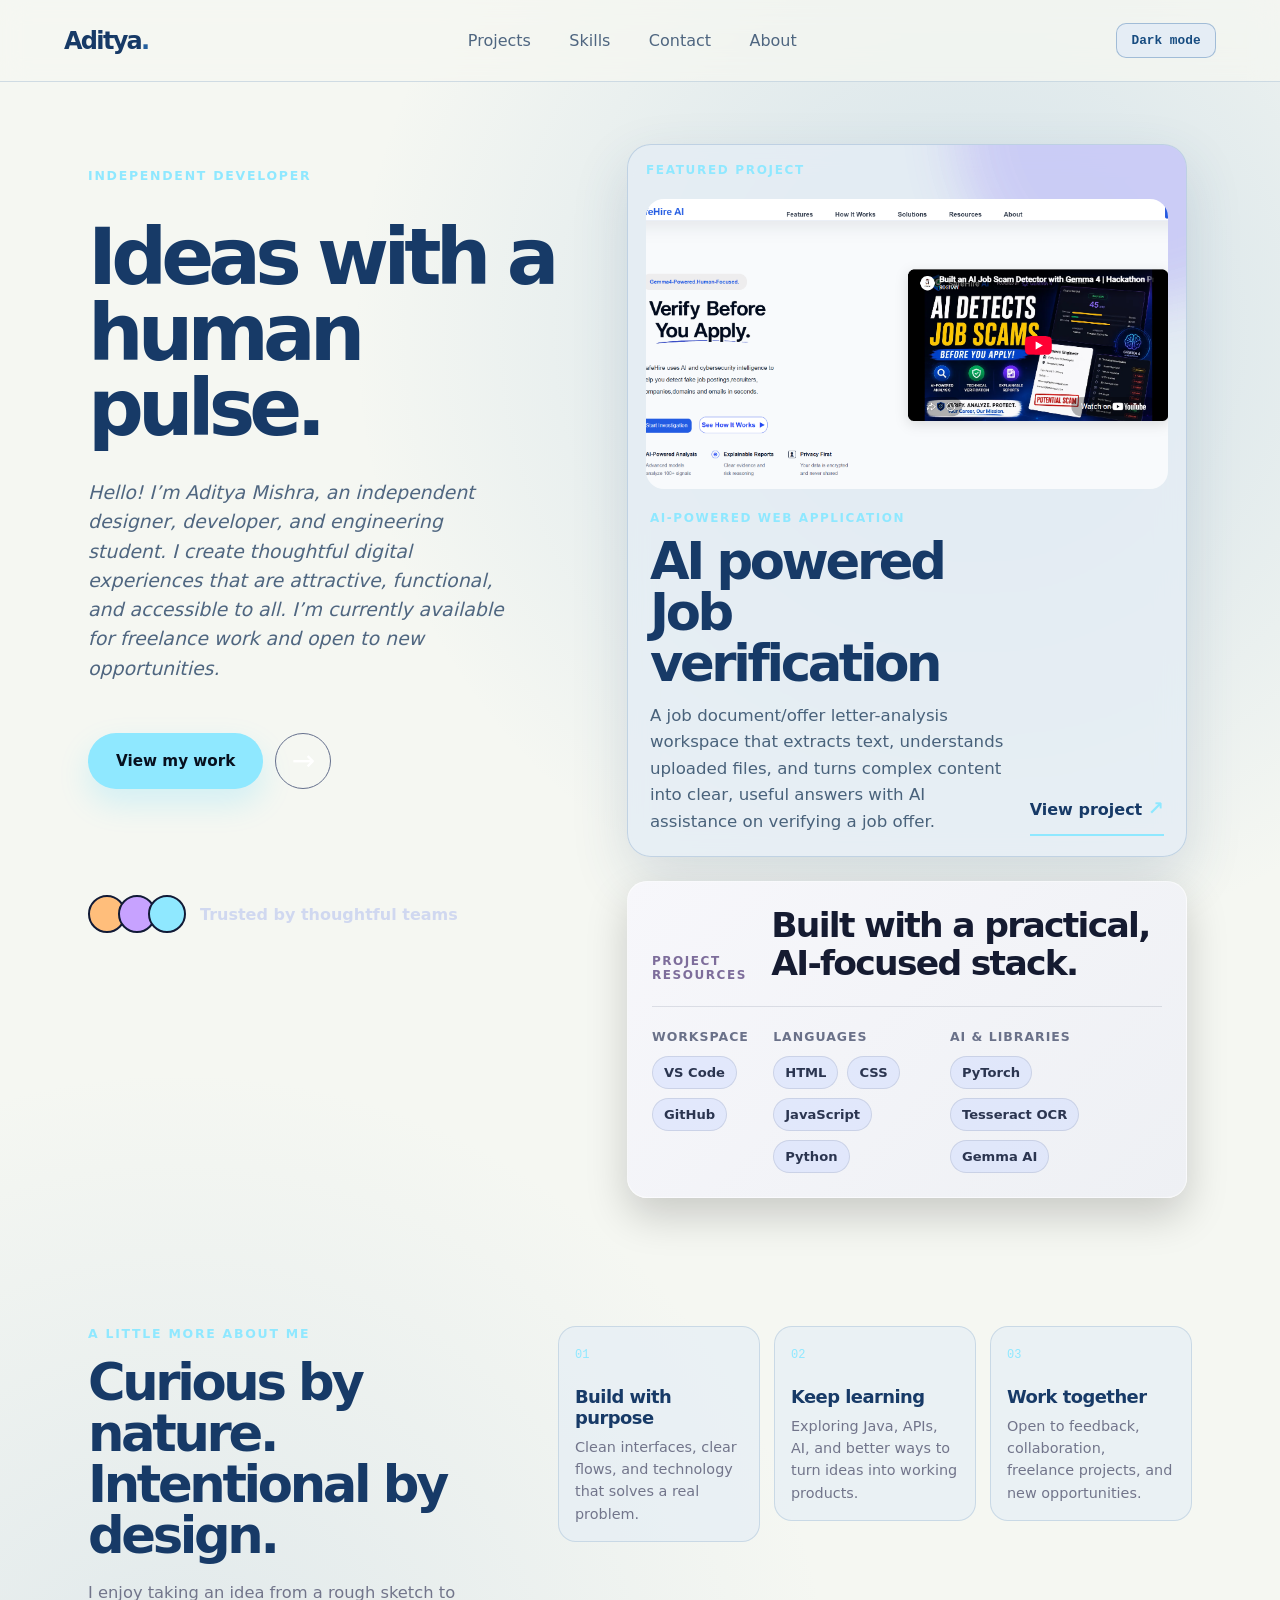
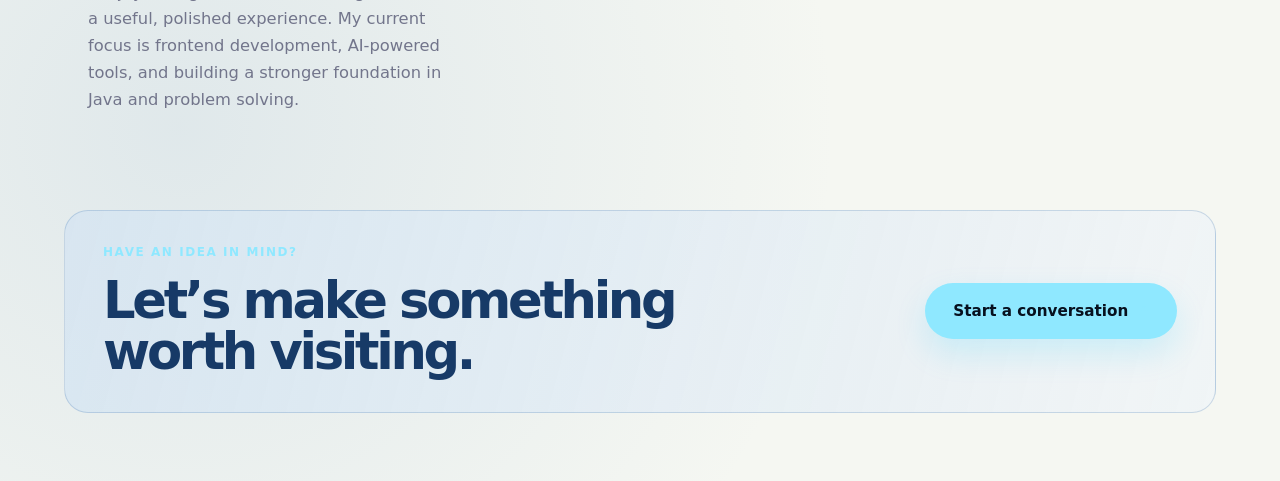
<file: index.html>
<!doctype html>
<html lang="en">
  <head>
    <meta charset="UTF-8" />
    <meta name="viewport" content="width=device-width, initial-scale=1.0" />
    <meta name="description" content="A modern portfolio landing page." />
    <title>Aditya — Independent Developer</title>
    <link rel="stylesheet" href="style.css" />
    <script src="script.js" defer></script>
  </head>
  <body>
    <nav aria-label="Primary navigation">
      <a class="logo" href="index.html" aria-label="Aditya home">Aditya<span>.</span></a>

      <div class="nav-links">
        <a href="navbar/projects.html">Projects</a>
        <a href="navbar/skills.html">Skills</a>
        <a href="navbar/contact.html">Contact</a>
        <a href="navbar/about.html">About</a>
      </div>

      <button
        class="theme-toggle"
        type="button"
        id="theme-toggle"
        aria-label="Switch to light mode"
      >
        Light mode
      </button>
    </nav>

    <main class="hero">
      <section class="hero__content" id="top">
        <div class="hero__intro">
          <p class="eyebrow">Independent developer</p>
          <h1>Ideas with a<br />human pulse.</h1>
          <p class="lede">
            Hello! I’m Aditya Mishra, an independent designer, developer, and
            engineering student. I create thoughtful digital experiences that
            are attractive, functional, and accessible to all. I’m currently
            available for freelance work and open to new opportunities.
          </p>

          <div class="hero__actions">
            <a class="button button--cyan" href="work.html">View my work</a>
            <a class="round-button" href="work.html" aria-label="View my work">
              <span aria-hidden="true">→</span>
            </a>
          </div>

          <div class="trust">
            <span class="avatar avatar--peach"></span>
            <span class="avatar avatar--lilac"></span>
            <span class="avatar avatar--cyan"></span>
            <p>Trusted by thoughtful teams</p>
          </div>
        </div>

        <div class="hero__panel">
          <div class="project-showcase">
            <article class="featured-project">
              <div class="featured-project__topline">
                <p>Featured project</p>
              </div>

              <a
                class="project-preview"
                href="https://safehire-ai.vercel.app/index.html"
                target="_blank"
                rel="noreferrer"
                aria-label="Open the AI Document Insight project"
              >
                <img
                  src="assets\Screenshot 2026-07-25 222735.png"
                  alt="Preview of the AI Document Insight project interface"
                />

                <span class="project-preview__overlay">
                  <span>View live project</span>
                  <b aria-hidden="true">↗</b>
                </span>
              </a>
<!--featured project tab (can change it as needed)-->
              <div class="featured-project__content">
                <div>
                  <p class="project-type">AI-powered web application</p>
                  <h1 id="project-title">AI powered Job verification</h1>
                  <p class="project-description">
                    A job document/offer letter-analysis workspace that extracts text, understands
                    uploaded files, and turns complex content into clear, useful
                    answers with AI assistance on verifying a job offer.
                  </p>
                </div>

                <a
                  class="case-link"
                  href="https://safehire-ai.vercel.app/index.html"
                  target="_blank"
                  rel="noreferrer"
                >
                  View project <span aria-hidden="true">↗</span>
                </a>
              </div>
            </article>

            <section class="resources" aria-labelledby="resources-title">
              <div class="resources__heading">
                <p class="section-label">Project resources</p>
                <h2 id="resources-title">
                  Built with a practical, AI-focused stack.
                </h2>
              </div>

              <div class="resource-grid">
                <article class="resource-group">
                  <h3>Workspace</h3>
                  <div class="tag-list">
                    <span class="tag">VS Code</span>
                    <span class="tag">GitHub</span>
                  </div>
                </article>

                <article class="resource-group">
                  <h3>Languages</h3>
                  <div class="tag-list">
                    <span class="tag">HTML</span>
                    <span class="tag">CSS</span>
                    <span class="tag">JavaScript</span>
                    <span class="tag">Python</span>
                  </div>
                </article>

                <article class="resource-group">
                  <h3>AI &amp; libraries</h3>
                  <div class="tag-list">
                    <span class="tag">PyTorch</span>
                    <span class="tag">Tesseract OCR</span>
                    <span class="tag">Gemma AI</span>
                  </div>
                </article>
              </div>
            </section>

          </div>
        </div>
      </section>

      <section class="home-details" aria-labelledby="home-details-title">
        <div class="home-details__intro">
          <p class="eyebrow">A little more about me</p>
          <h2 id="home-details-title">Curious by nature.<br />Intentional by design.</h2>
          <p>
            I enjoy taking an idea from a rough sketch to a useful, polished
            experience. My current focus is frontend development, AI-powered
            tools, and building a stronger foundation in Java and problem solving.
          </p>
        </div>

        <div class="home-details__cards">
          <article class="info-card">
            <span class="info-card__number">01</span>
            <h3>Build with purpose</h3>
            <p>Clean interfaces, clear flows, and technology that solves a real problem.</p>
          </article>
          <article class="info-card">
            <span class="info-card__number">02</span>
            <h3>Keep learning</h3>
            <p>Exploring Java, APIs, AI, and better ways to turn ideas into working products.</p>
          </article>
          <article class="info-card">
            <span class="info-card__number">03</span>
            <h3>Work together</h3>
            <p>Open to feedback, collaboration, freelance projects, and new opportunities.</p>
          </article>
        </div>
      </section>

      <section class="home-cta" aria-labelledby="home-cta-title">
        <div>
          <p class="section-label">Have an idea in mind?</p>
          <h2 id="home-cta-title">Let’s make something<br />worth visiting.</h2>
        </div>
        <a class="button button--cyan" href="navbar/contact.html">Start a conversation <span aria-hidden="true">↗</span></a>
      </section>
    </main>

  </body>
</html>
</file>
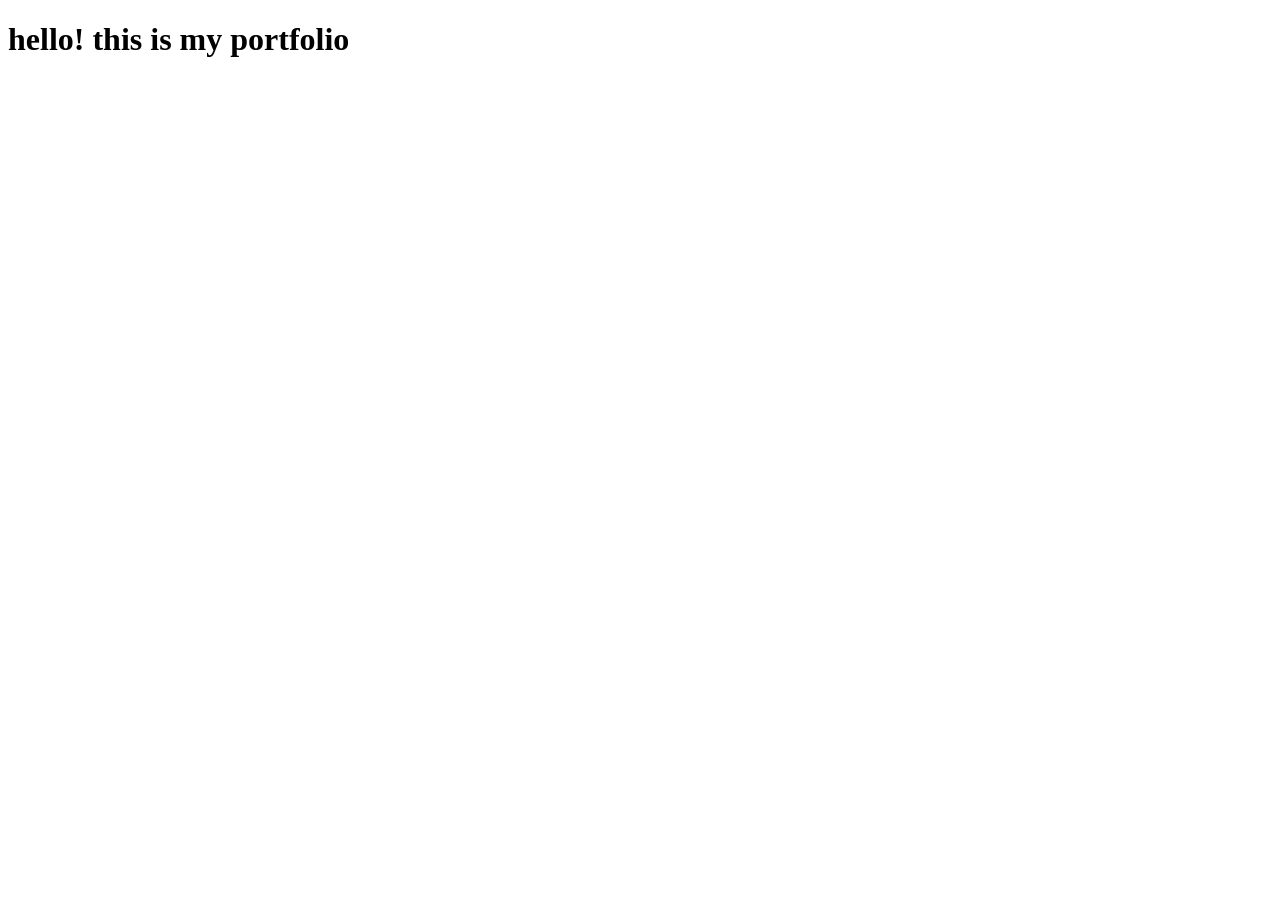
<file: inedex.html>
<!DOCTYPE html>
<html lang="en">
<head>
    <meta charset="UTF-8">
    <meta name="viewport" content="width=device-width, initial-scale=1.0">
    <title>Document</title>
</head>
<body>
    <h1>hello! this is my portfolio</h1>
</body>
</html>
</file>
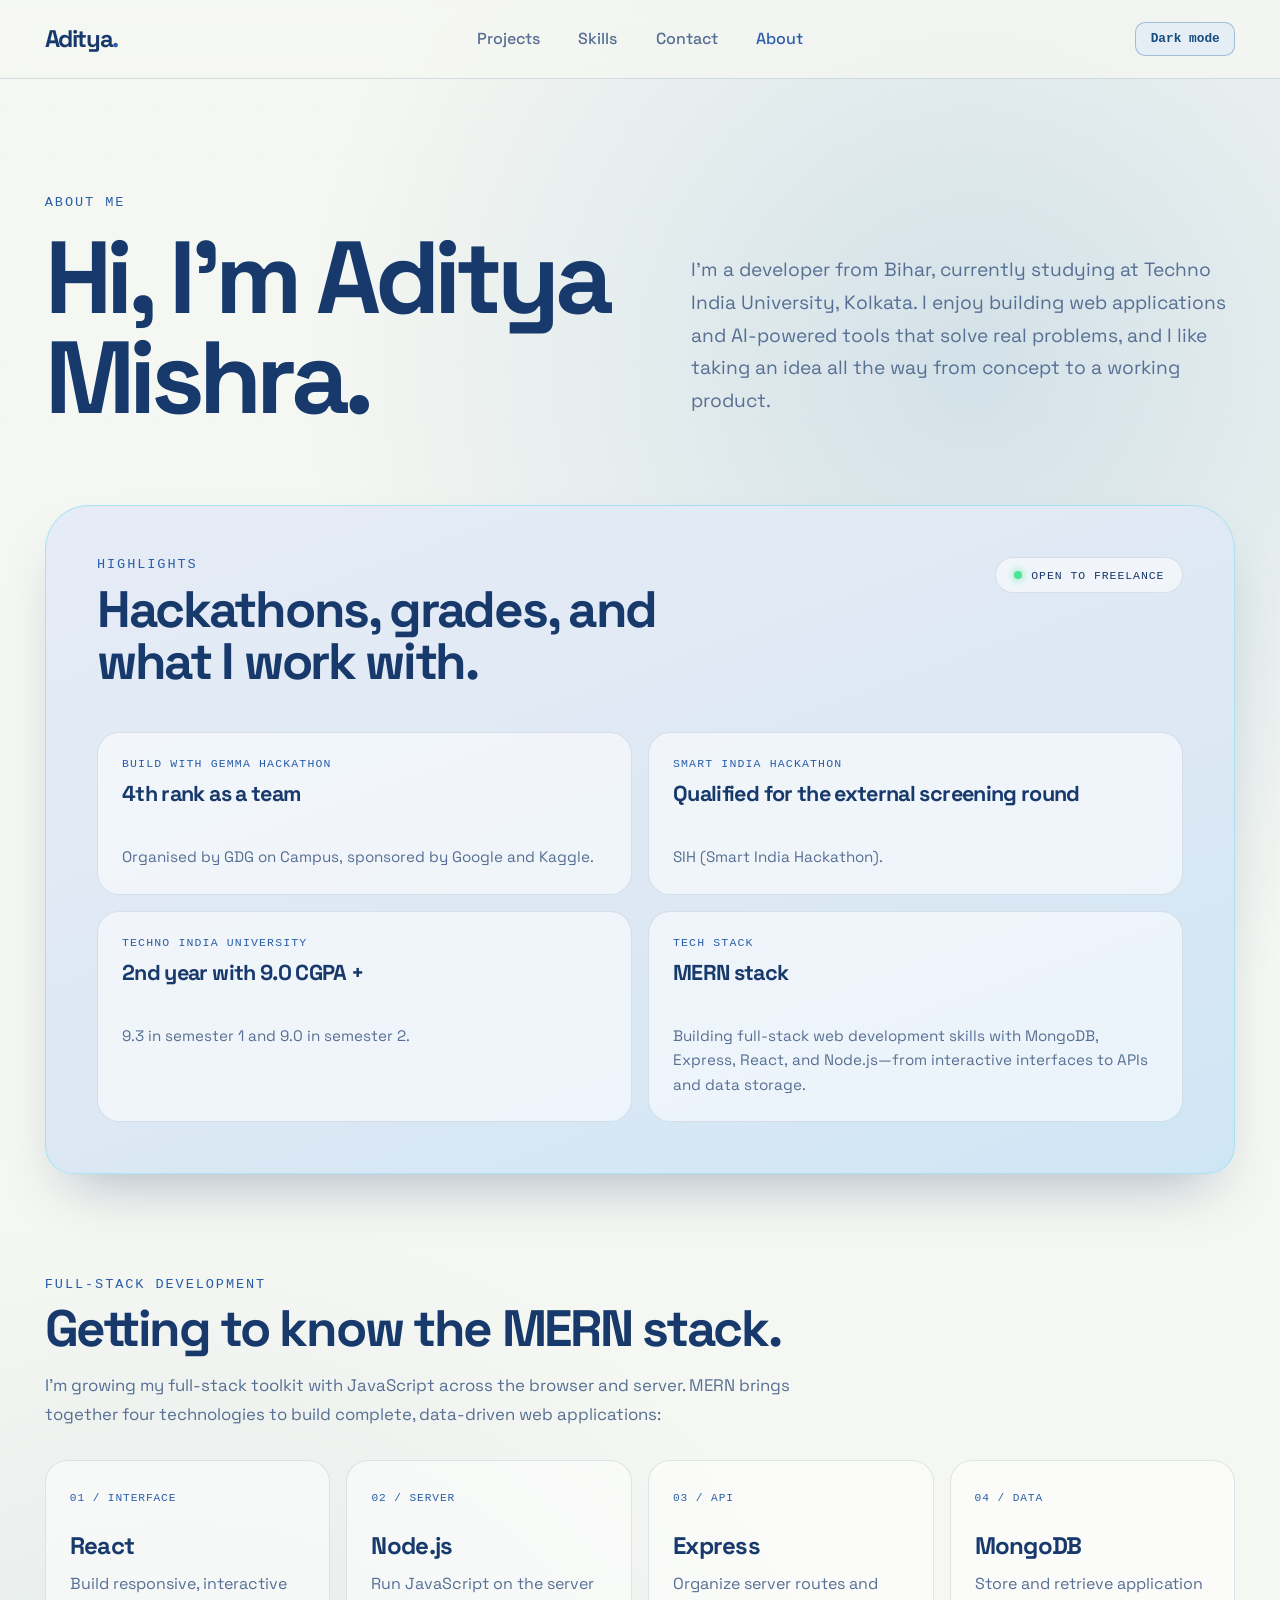
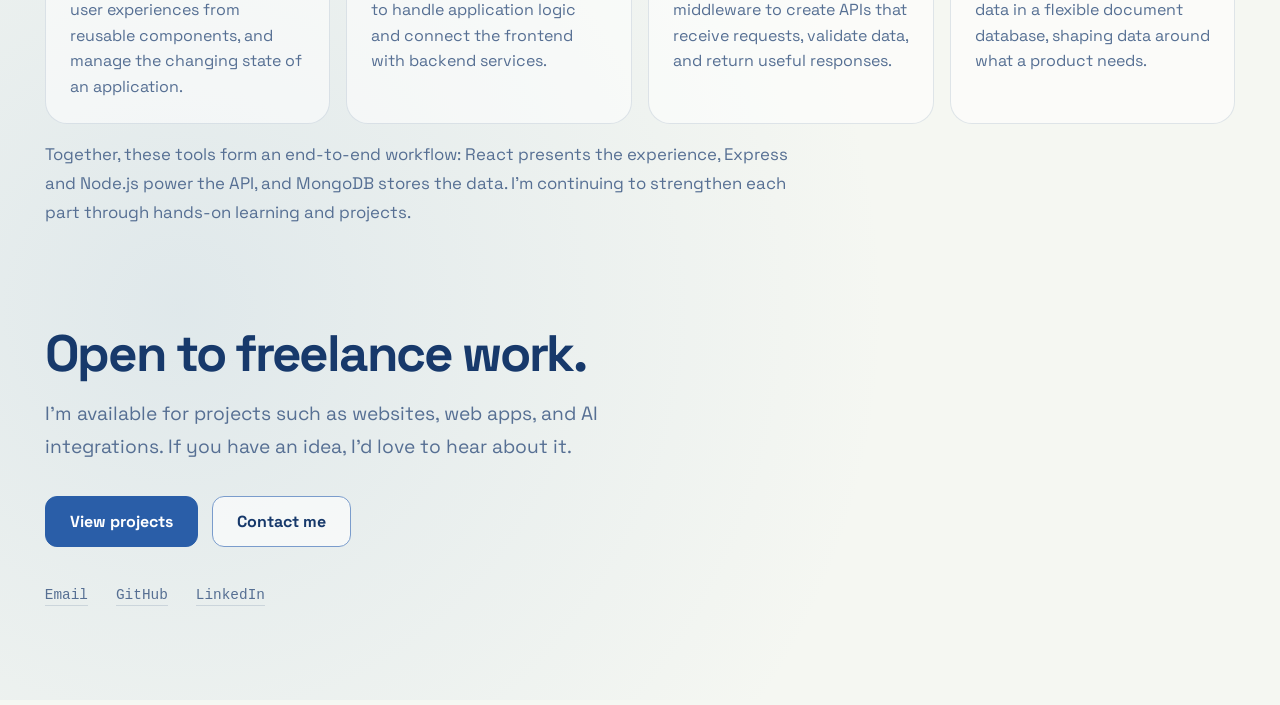
<file: navbar/about.html>
<!DOCTYPE html>
<html lang="en">
<head>
  <meta charset="UTF-8">
  <meta name="viewport" content="width=device-width, initial-scale=1">
  <title>About | Aditya Mishra</title>
  <meta name="description" content="Aditya Mishra, developer from Bihar studying at Techno India University, Kolkata. Open to freelance projects.">
  <link rel="preconnect" href="https://fonts.googleapis.com">
  <link rel="preconnect" href="https://fonts.gstatic.com" crossorigin>
  <link href="https://fonts.googleapis.com/css2?family=DM+Mono:wght@400;500&family=Space+Grotesk:wght@400;500;600;700&display=swap" rel="stylesheet">
  <link rel="stylesheet" href="about.css">
</head>
<body>

  <header class="nav">
    <a class="logo" href="../index.html">Aditya<span>.</span></a>
    <nav class="nav-links" aria-label="Main">
      <a href="projects.html">Projects</a>
      <a href="skills.html">Skills</a>
      <a href="contact.html">Contact</a>
      <a href="about.html" class="active" aria-current="page">About</a>
    </nav>
    <button class="theme-toggle" id="theme-toggle" type="button" aria-label="Switch to light mode">Light mode</button>
  </header>

  <main>
    <section class="hero">
      <div class="hero-title">
        <p class="eyebrow">About me</p>
        <h1>Hi, I'm Aditya Mishra.</h1>
      </div>
      <p class="hero-text">
        I'm a developer from Bihar, currently studying at Techno India University, Kolkata.
        I enjoy building web applications and AI-powered tools that solve real problems,
        and I like taking an idea all the way from concept to a working product.
      </p>
    </section>

    <section class="panel" aria-labelledby="highlights-title">
      <div class="panel-head">
        <div>
          <p class="eyebrow">Highlights</p>
          <h2 id="highlights-title">Hackathons, grades, and what I work with.</h2>
        </div>
        <span class="pill"><i class="dot"></i>Open to freelance</span>
      </div>

      <div class="panel-body">
        <div class="facts">
          <article class="fact">
            <p class="fact-label">Build with Gemma Hackathon</p>
            <h3>4th rank as a team</h3>
            <p>Organised by GDG on Campus, sponsored by Google and Kaggle.</p>
          </article>
          <article class="fact">
            <p class="fact-label">Smart India Hackathon</p>
            <h3>Qualified for the external screening round</h3>
            <p>SIH (Smart India Hackathon).</p>
          </article>
          <article class="fact">
            <p class="fact-label">Techno India University</p>
            <h3>2nd year with 9.0 CGPA + </h3>
            <p>9.3 in semester 1 and 9.0 in semester 2.</p>
          </article>
          <article class="fact">
            <p class="fact-label">Tech stack</p>
            <h3>MERN stack</h3>
            <p>Building full-stack web development skills with MongoDB, Express, React, and Node.js—from interactive interfaces to APIs and data storage.</p>
          </article>
        </div>
      </div>
    </section>

    <section class="stack" aria-labelledby="stack-title">
      <div class="stack-heading">
        <p class="eyebrow">Full-stack development</p>
        <h2 id="stack-title">Getting to know the MERN stack.</h2>
        <p class="stack-intro">
          I’m growing my full-stack toolkit with JavaScript across the browser and server.
          MERN brings together four technologies to build complete, data-driven web applications:
        </p>
      </div>
      <div class="stack-grid">
        <article class="stack-card">
          <span class="stack-number">01 / INTERFACE</span>
          <h3>React</h3>
          <p>Build responsive, interactive user experiences from reusable components, and manage the changing state of an application.</p>
        </article>
        <article class="stack-card">
          <span class="stack-number">02 / SERVER</span>
          <h3>Node.js</h3>
          <p>Run JavaScript on the server to handle application logic and connect the frontend with backend services.</p>
        </article>
        <article class="stack-card">
          <span class="stack-number">03 / API</span>
          <h3>Express</h3>
          <p>Organize server routes and middleware to create APIs that receive requests, validate data, and return useful responses.</p>
        </article>
        <article class="stack-card">
          <span class="stack-number">04 / DATA</span>
          <h3>MongoDB</h3>
          <p>Store and retrieve application data in a flexible document database, shaping data around what a product needs.</p>
        </article>
      </div>
      <p class="stack-outro">
        Together, these tools form an end-to-end workflow: React presents the experience,
        Express and Node.js power the API, and MongoDB stores the data. I’m continuing to
        strengthen each part through hands-on learning and projects.
      </p>
    </section>

    <section class="cta" aria-labelledby="cta-title">
      <h2 id="cta-title">Open to freelance work.</h2>
      <p>
        I'm available for projects such as websites, web apps, and AI integrations.
        If you have an idea, I'd love to hear about it.
      </p>
      <div class="cta-actions">
        <a class="btn primary" href="projects.html">View projects</a>
        <a class="btn" href="contact.html">Contact me</a>
      </div>
      <ul class="socials">
        <li><a href="mailto:">Email</a></li>
        <li><a href="https://github.com/AdityaMishra2007-codes" target="_blank" rel="noreferrer">GitHub</a></li>
        <li><a href="#">LinkedIn</a></li>
      </ul>
    </section>
  </main>

  <script>
    (function () {
      var root = document.documentElement;
      var btn = document.getElementById('theme-toggle');
      var nav = document.querySelector('.nav');
      var savedTheme = localStorage.getItem('skills-theme');
      var preferredTheme = window.matchMedia('(prefers-color-scheme: light)').matches ? 'light' : 'dark';
      var lastScrollY = window.scrollY;

      function applyTheme(theme) {
        root.dataset.theme = theme;
        btn.textContent = theme === 'light' ? 'Dark mode' : 'Light mode';
        btn.setAttribute('aria-label', 'Switch to ' + (theme === 'light' ? 'dark' : 'light') + ' mode');
      }

      applyTheme(savedTheme || preferredTheme);
      btn.addEventListener('click', function () {
        var nextTheme = root.dataset.theme === 'light' ? 'dark' : 'light';
        localStorage.setItem('skills-theme', nextTheme);
        applyTheme(nextTheme);
      });

      window.addEventListener('scroll', function () {
        var currentScrollY = window.scrollY;
        nav.classList.toggle('nav-hidden', currentScrollY > lastScrollY && currentScrollY > 100);
        lastScrollY = currentScrollY;
      }, { passive: true });
    })();
  </script>
</body>
</html>
</file>
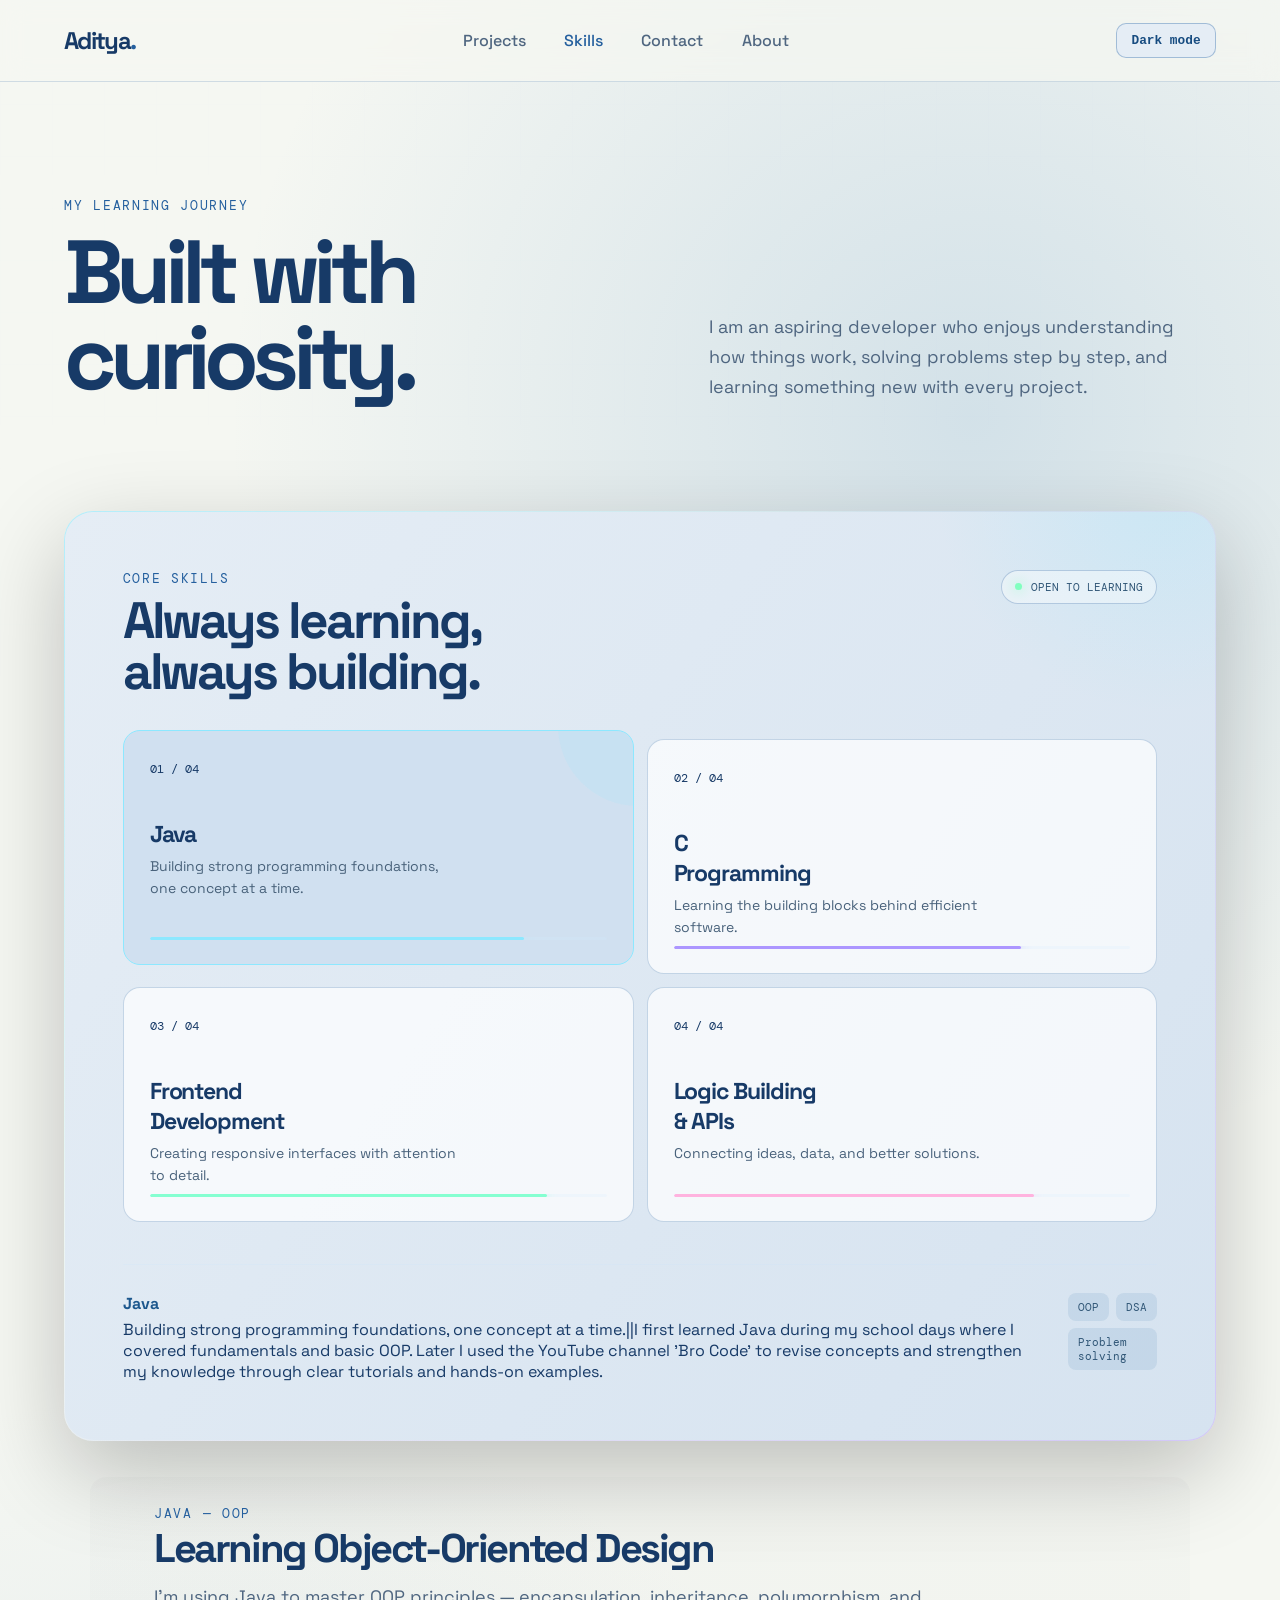
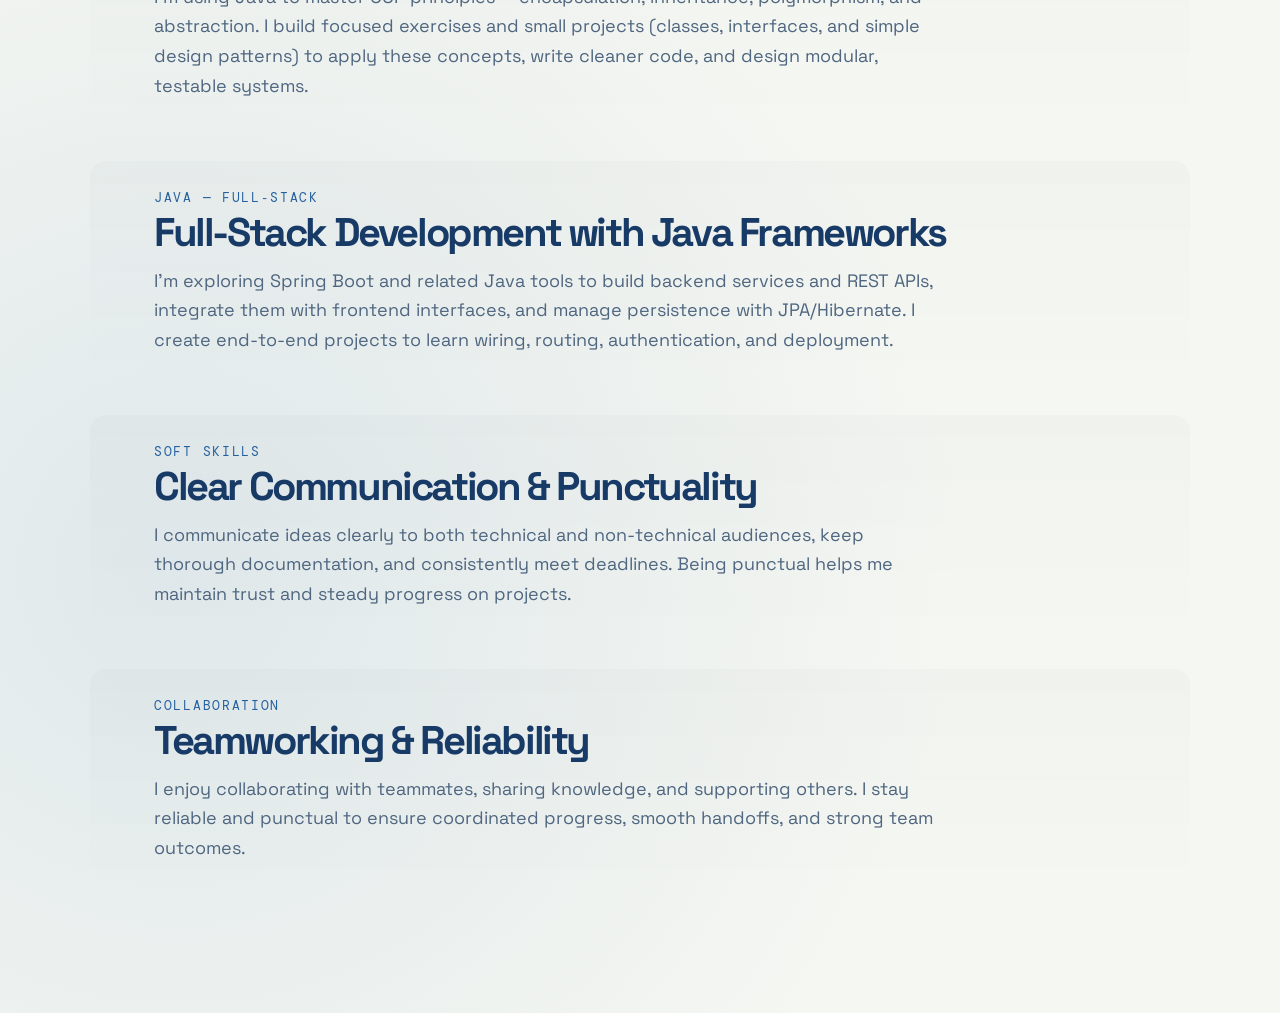
<file: navbar/skills.html>
<!DOCTYPE html>
<html lang="en">
<head>
  <meta charset="UTF-8" />
  <meta name="viewport" content="width=device-width, initial-scale=1.0" />
  <title>Aditya — Skills</title>

  <link rel="preconnect" href="https://fonts.googleapis.com">
  <link rel="preconnect" href="https://fonts.gstatic.com" crossorigin>
  <link href="https://fonts.googleapis.com/css2?family=DM+Mono:wght@400;500&family=Space+Grotesk:wght@400;500;600;700&display=swap" rel="stylesheet">

  <link rel="stylesheet" href="skills.css">
</head>
<body>
  <nav>
    <a class="logo" href="../index.html">Aditya<span>.</span></a>

    <div class="nav-links">
      <a href="projects.html">Projects</a>
      <a class="active" href="skills.html">Skills</a>
      <a href="contact.html">Contact</a>
      <a href="about.html">About</a>
    </div>

    <button class="theme-toggle" type="button" id="theme-toggle" aria-label="Switch to light mode">
      Light mode
    </button>
  </nav>

  <main>
    <section class="intro">
      <div>
        <p class="eyebrow">MY LEARNING JOURNEY</p>
        <h1>Built with<br>curiosity.</h1>
      </div>

      <p class="lead">
        I am an aspiring developer who enjoys understanding how things work,
        solving problems step by step, and learning something new with every project.
      </p>
    </section>

    <section class="skills-shell" id="skills">
      <div class="skills-panel">
        <div class="skills-heading">
          <div>
            <p class="eyebrow">CORE SKILLS</p>
            <h2>Always learning,<br>always building.</h2>
          </div>

          <div class="availability">
            <span class="status-dot"></span>
            OPEN TO LEARNING
          </div>
        </div>

        <div class="skill-grid">
          <article class="skill-card selected"
            data-title="Java"
            data-description="Building strong programming foundations, one concept at a time.||I first learned Java during my school days where I covered fundamentals and basic OOP. Later I used the YouTube channel 'Bro Code' to revise concepts and strengthen my knowledge through clear tutorials and hands‑on examples."
            data-tools="OOP,DSA,Problem solving"
            style="--progress: 82%">
            <span class="skill-number">01 / 04</span>
            <h3>Java</h3>
            <p>Building strong programming foundations, one concept at a time.</p>
            <div class="progress"><span></span></div>
          </article>

          <article class="skill-card purple"
            data-title="C Programming"
            data-description="C taught me to respect the fundamentals: memory, data types, control flow, and precise problem solving. It makes me more conscious of what happens behind the code."
            data-tools="Pointers,Loops,Functions"
            style="--progress: 76%">
            <span class="skill-number">02 / 04</span>
            <h3>C<br>Programming</h3>
            <p>Learning the building blocks behind efficient software.</p>
            <div class="progress"><span></span></div>
          </article>

          <article class="skill-card green"
            data-title="Frontend Development"
            data-description="With HTML, CSS, and JavaScript, I turn ideas into responsive web experiences. I enjoy making interfaces clear, interactive, and pleasant for real people to use."
            data-tools="HTML,CSS,JavaScript"
            style="--progress: 87%">
            <span class="skill-number">03 / 04</span>
            <h3>Frontend<br>Development</h3>
            <p>Creating responsive interfaces with attention to detail.</p>
            <div class="progress"><span></span></div>
          </article>

          <article class="skill-card pink"
            data-title="Logic Building & APIs"
            data-description="I like breaking a challenge into smaller steps before writing code. I am also exploring APIs to connect applications with useful data, and I am eager to keep learning how real products work."
            data-tools="Algorithms,REST APIs,Curiosity"
            style="--progress: 79%">
            <span class="skill-number">04 / 04</span>
            <h3>Logic Building<br>& APIs</h3>
            <p>Connecting ideas, data, and better solutions.</p>
            <div class="progress"><span></span></div>
          </article>
        </div>

        
        <div class="skill-detail">
          <div>
            <h4 id="detail-title">Java</h4>
            <div id="detail-description">
              <p>Building strong programming foundations, one concept at a time.</p>
              <p>I first learned Java during my school days where I covered fundamentals and basic OOP. Later I used the YouTube channel 'Bro Code' to revise concepts and strengthen my knowledge through clear tutorials and hands‑on examples.</p>
            </div>
          </div>

          <div class="tool-list" id="tool-list">
            <span>OOP</span>
            <span>DSA</span>
            <span>Problem solving</span>
          </div>
        </div>

        
      </div>
    </section>

    <!-- New sections: OOP with Java and Full‑Stack Java frameworks -->
    <section class="extra-section" id="java-oops" style="margin-top:36px;">
      <div class="skills-heading" style="align-items:flex-start; gap:16px;">
        <div>
          <p class="eyebrow">JAVA — OOP</p>
          <h2>Learning Object‑Oriented Design</h2>
        </div>
      </div>
      <p class="lead" style="max-width:780px; margin-top:12px;">
        I'm using Java to master OOP principles — encapsulation, inheritance, polymorphism, and abstraction.
        I build focused exercises and small projects (classes, interfaces, and simple design patterns)
        to apply these concepts, write cleaner code, and design modular, testable systems.
      </p>
    </section>

    <section class="extra-section" id="java-fullstack" style="margin-top:28px;">
      <div class="skills-heading" style="align-items:flex-start; gap:16px;">
        <div>
          <p class="eyebrow">JAVA — FULL‑STACK</p>
          <h2>Full‑Stack Development with Java Frameworks</h2>
        </div>
      </div>
      <p class="lead" style="max-width:780px; margin-top:12px;">
        I'm exploring Spring Boot and related Java tools to build backend services and REST APIs, integrate them with frontend interfaces,
        and manage persistence with JPA/Hibernate. I create end‑to‑end projects to learn wiring, routing, authentication, and deployment.
      </p>
    </section>

    <section class="extra-section" id="communication" style="margin-top:28px;">
      <div class="skills-heading" style="align-items:flex-start; gap:16px;">
        <div>
          <p class="eyebrow">SOFT SKILLS</p>
          <h2>Clear Communication & Punctuality</h2>
        </div>
      </div>
      <p class="lead" style="max-width:780px; margin-top:12px;">
        I communicate ideas clearly to both technical and non-technical audiences, keep thorough documentation,
        and consistently meet deadlines. Being punctual helps me maintain trust and steady progress on projects.
      </p>
    </section>

    <section class="extra-section" id="teamwork" style="margin-top:28px;">
      <div class="skills-heading" style="align-items:flex-start; gap:16px;">
        <div>
          <p class="eyebrow">COLLABORATION</p>
          <h2>Teamworking & Reliability</h2>
        </div>
      </div>
      <p class="lead" style="max-width:780px; margin-top:12px;">
        I enjoy collaborating with teammates, sharing knowledge, and supporting others. I stay reliable and punctual
        to ensure coordinated progress, smooth handoffs, and strong team outcomes.
      </p>
    </section>
  </main>

  <script src="skills.js"></script>
</body>
</html>
</file>
<file: style.css>
:root {
  --bg: #111a38;
  --ink: #f8faff;
  --muted: #b4c2dc;
  --cyan: #8de8ff;
  --card-ink: #253c98;
  --nav-border: rgba(194, 225, 255, 0.12);
}

* {
  box-sizing: border-box;
}

html {
  scroll-behavior: smooth;
}

body {
  margin: 0;
  font-family: Inter, ui-sans-serif, system-ui, -apple-system, BlinkMacSystemFont,
    "Segoe UI", sans-serif;
  color: var(--ink);
  background:
    radial-gradient(circle at 76% 16%, #3e5fa7 0%, transparent 31%),
    radial-gradient(circle at 14% 83%, #1c587c 0%, transparent 32%),
    var(--bg);
}

body::before {
  content: "";
  position: fixed;
  inset: 0;
  z-index: -1;
  opacity: 0.2;
  pointer-events: none;
  background-image:
    linear-gradient(rgba(175, 214, 255, 0.07) 1px, transparent 1px),
    linear-gradient(90deg, rgba(175, 214, 255, 0.07) 1px, transparent 1px);
  background-size: 52px 52px;
  mask-image: linear-gradient(to bottom, black, transparent);
}

a {
  color: inherit;
  text-decoration: none;
}

.hero {
  isolation: isolate;
  min-height: 100svh;
  overflow: hidden;
  position: relative;
  padding: 82px clamp(24px, 5vw, 78px) 68px;
  color: white;
  background:
    radial-gradient(circle at 76% 16%, #3e5fa7 0%, transparent 31%),
    radial-gradient(circle at 14% 83%, #1c587c 0%, transparent 32%),
    var(--bg);
}



nav {
  position: fixed;
  top: 0;
  left: 0;
  z-index: 10;
  width: 100%;
  height: 82px;
  display: flex;
  align-items: center;
  justify-content: space-between;
  padding: 0 clamp(24px, 5vw, 78px);
  border-bottom: 1px solid var(--nav-border);
  background: color-mix(in srgb, var(--bg) 72%, transparent);
  backdrop-filter: blur(14px);
  -webkit-backdrop-filter: blur(14px);
  transition: transform 0.25s ease, background-color 0.3s ease;
}

nav.nav-hidden {
  transform: translateY(-110%);
}

.logo {
  color: var(--ink);
  font-size: 24px;
  font-weight: 700;
  letter-spacing: -1.7px;
  text-decoration: none;
}

.logo span {
  color: var(--cyan);
}

.nav-links a {
  margin-left: 0;
  color: var(--muted);
  font-size: 1rem;
  font-weight: 500;
  text-decoration: none;
  transition: color 0.25s ease;
}

.nav-links {
  display: flex;
  gap: 2.4rem;
}

.nav-links a:hover {
  color: var(--cyan);
}

.theme-toggle {
  padding: 0.55rem 0.9rem;
  border: 1px solid rgba(194, 225, 255, 0.35);
  border-radius: 10px;
  color: #d9e8ff;
  background: rgba(43, 71, 132, 0.72);
  font: 600 0.8rem monospace;
  cursor: pointer;
}

.theme-toggle:hover,
.theme-toggle:focus-visible {
  border-color: var(--cyan);
  outline: none;
}

@media (max-width: 720px) {
  nav {
    height: auto;
    min-height: 82px;
    flex-wrap: wrap;
    row-gap: 0.45rem;
    padding-top: 0.75rem;
    padding-bottom: 0.75rem;
  }

  .nav-links {
    order: 3;
    flex-basis: 100%;
    justify-content: space-between;
    gap: 0.5rem;
  }
}

@media (max-width: 480px) {
  .nav-links a {
    font-size: 0.8rem;
  }
}

.navigation {
  position: relative;
  display: flex;
  align-items: center;
  justify-content: space-between;
  gap: 28px;
  margin: 0 auto;
}

.nav-toggle {
  display: none;
  flex-direction: column;
  gap: 4px;
  padding: 0;
  border: 0;
  background: transparent;
  cursor: pointer;
}

.nav-toggle span {
  display: block;
  width: 24px;
  height: 2px;
  border-radius: 999px;
  background: white;
}

.brand {
  font-size: 1.6rem;
  font-weight: 800;
  letter-spacing: -1.5px;
}

.navigation__links {
  display: flex;
  gap: 38px;
  margin-left: auto;
  margin-right: 18px;
  color: var(--muted);
  font-weight: 650;
}

.navigation__links a:hover {
  color: white;
}

.button {
  display: inline-flex;
  align-items: center;
  justify-content: center;
  gap: 8px;
  min-height: 56px;
  padding: 0 28px;
  border-radius: 999px;
  font-size: 0.95rem;
  font-weight: 750;
  transition: transform 0.2s ease, box-shadow 0.2s ease;
}

.button:hover,
.round-button:hover {
  transform: translateY(-3px);
}

.button--cyan {
  color: #07101e;
  background: var(--cyan);
  box-shadow: 0 14px 32px rgba(0, 200, 255, 0.15);
}

.hero__content {
  position: relative;
  display: grid;
  grid-template-columns: minmax(300px, 0.82fr) minmax(360px, 0.95fr);
  align-items: start;
  gap: clamp(28px, 4vw, 56px);
  max-width: 1280px;
  margin: clamp(52px, 8vh, 92px) auto 48px;
  padding: 24px;
  margin-top: 50px;
}

.hero__intro {
  padding-top: 12px;
}

.hero__panel {
  margin-top: -12px;
}

.hero__intro {
  max-width: 510px;
  margin-right: auto;
}

.hero__panel {
  min-width: 0;
}

.trust {
  display: flex;
  align-items: center;
  margin: 28px 0 0;
  color: #d0d8f0;
  font-weight: 650;
  margin-top: 100px;
}

.eyebrow,
.scroll-prompt {
  margin: 0;
  color: var(--cyan);
  font-size: 0.78rem;
  font-weight: 800;
  letter-spacing: 0.14em;
  text-transform: uppercase;
}

h1 {
  margin: 37px 0 31px;
  font-size: clamp(3.6rem, 6.1vw, 5.75rem);
  line-height: 0.97;
  letter-spacing: -0.075em;
}

.lede {
  max-width: 430px;
  margin: 0;
  color: var(--muted);
  font-size: 1.18rem;
  line-height: 1.55;
  font-style: italic;
}

.hero__actions {
  display: flex;
  align-items: center;
  gap: 12px;
  margin-top: 50px;
}

.round-button {
  display: grid;
  width: 56px;
  height: 56px;
  place-items: center;
  border: 1px solid #65708d;
  border-radius: 50%;
  color: white;
  font-size: 1.75rem;
  transition: transform 0.2s ease;
}



.trust p {
  margin-left: 14px;
}

.avatar {
  width: 38px;
  height: 38px;
  margin-left: -8px;
  border: 2px solid #111a36;
  border-radius: 50%;
}

.avatar:first-child {
  margin-left: 0;
}

.avatar--peach {
  background: #ffbe7b;
}

.avatar--lilac {
  background: #c7a2ff;
}

.avatar--cyan {
  background: #8fe8ff;
}

.scroll-prompt {
  position: absolute;
  left: clamp(24px, 6vw, 88px);
  bottom: 44px;
  color: #73809e;
}

.scroll-prompt i {
  display: block;
  width: 172px;
  height: 2px;
  margin-top: 17px;
  background: linear-gradient(to right, var(--cyan) 0 33%, #53617d 33%);
}

@media (max-width: 880px) {
  .nav-toggle {
    display: inline-flex;
  }

  .navigation {
    flex-wrap: wrap;
  }

  .navigation__links {
    position: absolute;
    top: calc(100% + 12px);
    right: 0;
    left: 0;
    display: none;
    flex-direction: column;
    gap: 14px;
    padding: 14px 16px;
    border: 1px solid rgba(255, 255, 255, 0.12);
    border-radius: 16px;
    background: rgba(9, 15, 32, 0.96);
    box-shadow: 0 18px 44px rgba(0, 0, 0, 0.32);
    z-index: 20;
  }

  .navigation__links.is-open {
    display: flex;
  }

  .hero__content {
    grid-template-columns: 1fr;
    margin-top: 80px;
  }

  .trust {
    margin-top: 90px;
  }

  .scroll-prompt {
    display: none;
  }
}

@media (max-width: 520px) {
  .hero {
    padding: 108px 20px 44px;
  }

  .hero__content {
    margin-top: 64px;
  }

  .trust {
    margin-top: 25px;
  }
}
:root {
  --ink: #091022;
  --ink-mid: #111a36;
  --card: #f7f6ff;
  --card-soft: #ecebfa;
  --text: #171c31;
  --muted: #72758b;
  --cyan: #8fe8ff;
  --purple: #8067ff;
}

* {
  box-sizing: border-box;
}

body {
  min-width: 320px;
  margin: 0;
  color: white;
  font-family: Inter, ui-sans-serif, system-ui, -apple-system, BlinkMacSystemFont,
    "Segoe UI", sans-serif;
  background:
    radial-gradient(circle at 88% 10%, rgba(108, 77, 255, 0.3), transparent 29%),
    radial-gradient(circle at 16% 82%, rgba(0, 200, 255, 0.11), transparent 33%),
    linear-gradient(135deg, var(--ink), var(--ink-mid) 56%, #0a1023);
}

.project-showcase {
  width: min(100%, 560px);
  margin: 0;
  padding: 0;
}

.featured-project {
  position: relative;
  overflow: hidden;
  padding: 18px;
  border: 1px solid rgba(255, 255, 255, 0.14);
  border-radius: 24px;
  background: rgba(17, 26, 54, 0.64);
  box-shadow: 0 22px 56px rgba(0, 0, 0, 0.28);
  backdrop-filter: blur(14px);
  width: 100%;
}

.featured-project::after {
  content: "";
  position: absolute;
  z-index: -1;
  width: 360px;
  height: 360px;
  right: -130px;
  top: -200px;
  border-radius: 50%;
  background: #6c4dff;
  opacity: 0.2;
  filter: blur(28px);
}

.featured-project__topline {
  display: flex;
  align-items: center;
  justify-content: space-between;
  margin-bottom: 22px;
  color: var(--cyan);
  font-size: 0.75rem;
  font-weight: 800;
  letter-spacing: 0.14em;
  text-transform: uppercase;
}

.featured-project__topline p {
  margin: 0;
}

.featured-project__topline span {
  color: #8e99b7;
}

.project-preview {
  position: relative;
  display: block;
  overflow: hidden;
  min-height: 280px;
  border-radius: 18px;
  background: #272b5c;
}

.project-preview::before {
  content: "";
  position: absolute;
  z-index: 1;
  inset: 0;
  background: linear-gradient(to top, rgba(6, 10, 28, 0.76), rgba(6, 10, 28, 0) 55%);
  opacity: 0;
  transition: opacity 0.25s ease;
}

.project-preview img {
  display: block;
  width: 100%;
  height: min(30vw, 290px);
  min-height: 220px;
  object-fit: cover;
  object-position: center;
  transition: transform 0.45s ease;
}

.project-preview:hover img {
  transform: scale(1.035);
}

.project-preview:hover::before,
.project-preview:hover .project-preview__overlay {
  opacity: 1;
}

.project-preview__overlay {
  position: absolute;
  z-index: 2;
  right: 24px;
  bottom: 24px;
  display: inline-flex;
  align-items: center;
  gap: 12px;
  opacity: 0;
  color: #07101e;
  font-weight: 800;
  transition: opacity 0.25s ease;
}

.project-preview__overlay span {
  padding: 12px 17px;
  border-radius: 999px;
  background: var(--cyan);
}

.project-preview__overlay b {
  display: grid;
  width: 44px;
  height: 44px;
  place-items: center;
  border-radius: 50%;
  background: white;
  font-size: 1.25rem;
}

.featured-project__content {
  display: flex;
  align-items: end;
  justify-content: space-between;
  gap: 18px;
  padding: 22px 4px 2px;
}

.project-type,
.section-label {
  margin: 0;
  color: var(--cyan);
  font-size: 0.75rem;
  font-weight: 800;
  letter-spacing: 0.13em;
  text-transform: uppercase;
}

.featured-project h1 {
  margin: 11px 0 13px;
  font-size: clamp(2rem, 4vw, 3.45rem);
  letter-spacing: -0.065em;
  line-height: 1;
}

.project-description {
  max-width: 625px;
  margin: 0;
  color: #bbc5dd;
  font-size: 1.04rem;
  line-height: 1.6;
}

.case-link {
  flex: none;
  padding: 14px 0;
  border-bottom: 2px solid var(--cyan);
  color: white;
  font-weight: 750;
  white-space: nowrap;
}

.case-link span {
  color: var(--cyan);
  font-size: 1.2rem;
}

.resources {
  margin-top: 24px;
  padding: 24px;
  border: 1px solid rgba(255, 255, 255, 0.45);
  border-radius: 20px;
  color: #1a2036;
  background: linear-gradient(135deg, #f7f7fb 0%, #eef0f4 100%);
  box-shadow: 0 18px 42px rgba(0, 0, 0, 0.18);
  backdrop-filter: blur(12px);
  transition: transform 0.25s ease, box-shadow 0.25s ease, background 0.25s ease;
}

.resources:hover {
  transform: translateY(-3px);
  background: linear-gradient(135deg, #faf8ff 0%, #f1edf8 100%);
  box-shadow:
    0 24px 56px rgba(0, 0, 0, 0.24),
    0 0 0 1px rgba(255, 255, 255, 0.88),
    0 0 34px rgba(3, 16, 129, 0.52),
    0 0 62px rgba(6, 87, 163, 0.878);
}
.resources__heading {
  display: flex;
  align-items: end;
  justify-content: space-between;
  gap: 24px;
  padding-bottom: 24px;
  border-bottom: 1px solid rgba(31, 42, 73, 0.12);
}

.resources .section-label {
  color: #7d6d9b;
}

.resources h2 {
  max-width: 470px;
  margin: 0;
  color: #151b31;
  font-size: clamp(1.45rem, 2.7vw, 2.25rem);
  letter-spacing: -0.05em;
  line-height: 1.1;
}

.resource-grid {
  display: grid;
  grid-template-columns: 0.72fr 1.1fr 1.45fr;
  gap: 16px;
  padding-top: 22px;
}

.resource-group h3 {
  margin: 0 0 12px;
  color: #6a7189;
  font-size: 0.78rem;
  letter-spacing: 0.08em;
  text-transform: uppercase;
}

.tag-list {
  display: flex;
  flex-wrap: wrap;
  gap: 9px;
}

.tag {
  padding: 8px 11px;
  border: 1px solid rgba(39, 51, 85, 0.12);
  border-radius: 999px;
  color: #2b3550;
  background: rgba(205, 218, 255, 0.45);
  font-size: 0.82rem;
  font-weight: 750;
}

[data-theme="dark"] .resources {
  border-color: rgba(255, 255, 255, 0.14);
  color: #f8faff;
  background: rgba(17, 26, 54, 0.64);
}

[data-theme="dark"] .resources h2 {
  color: #f8faff;
}

[data-theme="dark"] .resources .section-label {
  color: var(--cyan);
}

[data-theme="dark"] .resource-group h3 {
  color: #f8faff;
  font-weight: 800;
}

[data-theme="dark"] .tag {
  border-color: rgba(194, 225, 255, 0.18);
  color: #f8faff;
  background: rgba(43, 71, 132, 0.58);
  font-size: 0.82rem;
  font-weight: 750;
}

@media (max-width: 720px) {
  .project-showcase {
    width: 100%;
    padding-top: 0;
  }

  .featured-project,
  .resources {
    padding: 18px;
  }

  .featured-project__content,
  .resources__heading {
    display: grid;
    align-items: start;
  }

  .case-link {
    justify-self: start;
  }

  .resource-grid {
    grid-template-columns: 1fr;
    gap: 24px;
  }

  .project-preview__overlay {
    opacity: 1;
  }

  .project-preview::before {
    opacity: 0.45;
  }
}

[data-theme="light"] body {
  color: #173a67;
  background:
    radial-gradient(circle at 76% 16%, rgba(108, 160, 204, 0.25) 0%, transparent 31%),
    radial-gradient(circle at 14% 83%, rgba(168, 194, 216, 0.28) 0%, transparent 32%),
    #f5f7f2;
}

[data-theme="light"] .hero {
  color: #173a67;
  background:
    radial-gradient(circle at 76% 16%, rgba(108, 160, 204, 0.25) 0%, transparent 31%),
    radial-gradient(circle at 14% 83%, rgba(168, 194, 216, 0.28) 0%, transparent 32%),
    #f5f7f2;
}

.logo {
  color: #f8faff;
}

.logo span {
  color: #8de8ff;
}

[data-theme="light"] .logo {
  color: #173a67;
}

[data-theme="light"] .logo span {
  color: #245f9e;
}

[data-theme="light"] nav {
  --bg: #f5f7f2;
  --nav-border: rgba(36, 95, 158, 0.18);
}

[data-theme="light"] .nav-links a,
[data-theme="light"] .lede {
  color: #4f6680;
}

[data-theme="light"] .theme-toggle {
  border-color: rgba(36, 95, 158, 0.35);
  color: #174c80;
  background: #e5edf5;
}

[data-theme="light"] .hero__intro h1,
[data-theme="light"] .featured-project h1 {
  color: #173a67;
}

[data-theme="light"] .featured-project {
  border-color: rgba(36, 95, 158, 0.2);
  background: rgba(229, 237, 245, 0.82);
  box-shadow: 0 22px 56px rgba(48, 79, 116, 0.16);
}

[data-theme="light"] .project-description {
  color: #49627b;
}

[data-theme="light"] .case-link {
  color: #173a67;
}

.home-details {
  display: grid;
  grid-template-columns: minmax(260px, 0.75fr) minmax(460px, 1.25fr);
  gap: clamp(36px, 7vw, 110px);
  max-width: 1280px;
  margin: 104px auto 0;
  padding: 0 24px;
}

.home-details__intro {
  max-width: 440px;
}

.home-details__intro h2,
.home-cta h2 {
  margin: 16px 0 18px;
  color: var(--ink);
  font-size: clamp(2rem, 4vw, 3.4rem);
  letter-spacing: -0.065em;
  line-height: 1;
}

.home-details__intro > p:last-of-type {
  margin: 0;
  color: var(--muted);
  font-size: 1.02rem;
  line-height: 1.65;
}

.text-link {
  display: inline-flex;
  gap: 10px;
  margin-top: 25px;
  padding-bottom: 8px;
  border-bottom: 2px solid var(--cyan);
  color: var(--ink);
  font-weight: 750;
}

.text-link span,
.home-cta .button span {
  color: var(--cyan);
}

.home-details__cards {
  display: grid;
  grid-template-columns: repeat(3, 1fr);
  gap: 14px;
  align-items: start;
}

.info-card {
  min-height: 0;
  padding: 16px;
  border: 1px solid rgba(194, 225, 255, 0.14);
  border-radius: 18px;
  background: rgba(23, 38, 77, 0.58);
  transition: transform 0.25s ease, border-color 0.25s ease;
}

.info-card:hover {
  transform: translateY(-5px);
  border-color: rgba(141, 232, 255, 0.58);
}

.info-card__number {
  color: var(--cyan);
  font: 500 0.75rem "DM Mono", monospace;
}

.info-card h3 {
  margin: 24px 0 8px;
  color: var(--ink);
  font-size: 1.12rem;
  letter-spacing: -0.03em;
}

.info-card p {
  margin: 0;
  color: var(--muted);
  font-size: 0.9rem;
  line-height: 1.55;
}

.home-cta {
  display: flex;
  align-items: center;
  justify-content: space-between;
  gap: 30px;
  max-width: 1280px;
  margin: 96px auto 0;
  padding: 34px 38px;
  border: 1px solid rgba(141, 232, 255, 0.24);
  border-radius: 24px;
  background: linear-gradient(105deg, rgba(40, 68, 130, 0.74), rgba(17, 26, 54, 0.5));
}

.home-cta h2 {
  margin-bottom: 0;
}

.home-cta .section-label {
  color: var(--cyan);
}

[data-theme="dark"] .home-details__intro h2,
[data-theme="dark"] .home-cta h2,
[data-theme="dark"] .info-card h3,
[data-theme="dark"] .text-link {
  color: #f8faff;
}

[data-theme="dark"] .home-details__intro > p:last-of-type,
[data-theme="dark"] .info-card p {
  color: #b4c2dc;
}

[data-theme="light"] .home-details__intro h2,
[data-theme="light"] .home-cta h2,
[data-theme="light"] .text-link,
[data-theme="light"] .info-card h3 {
  color: #173a67;
}

[data-theme="light"] .info-card {
  border-color: rgba(36, 95, 158, 0.16);
  background: rgba(229, 237, 245, 0.68);
}

[data-theme="light"] .home-cta {
  border-color: rgba(36, 95, 158, 0.2);
  background: linear-gradient(105deg, rgba(214, 229, 241, 0.9), rgba(239, 244, 247, 0.72));
}

@media (max-width: 880px) {
  .home-details {
    grid-template-columns: 1fr;
    margin-top: 76px;
  }

  .home-details__intro {
    max-width: 600px;
  }

  .home-cta {
    margin-top: 76px;
  }
}

@media (max-width: 620px) {
  .home-details__cards {
    grid-template-columns: 1fr;
  }

  .info-card {
    min-height: 0;
  }

  .info-card h3 {
    margin-top: 25px;
  }

  .home-cta {
    display: grid;
    padding: 26px 22px;
  }
}
</file>
<file: navbar/about.css>
/* ---------- Theme tokens ---------- */
:root {
  --font-main: "Space Grotesk", system-ui, sans-serif;
  --font-mono: "JetBrains Mono", ui-monospace, monospace;
}

:root[data-theme="dark"] {
  --bg: #111a38;
  --bg-glow: rgba(66, 104, 190, 0.75);
  --bg-glow-2: rgba(40, 70, 140, 0.55);
  --text: #ffffff;
  --text-soft: #b4bfdc;
  --accent: #7fdcf5;
  --line: rgba(255, 255, 255, 0.12);
  --panel: linear-gradient(160deg, #2a4478 0%, #213866 55%, #1d3159 100%);
  --panel-line: rgba(140, 180, 255, 0.28);
  --tile: rgba(255, 255, 255, 0.06);
  --tile-line: rgba(255, 255, 255, 0.14);
  --btn-bg: rgba(40, 70, 140, 0.45);
  --btn-line: #4f78d6;
  --shadow: none;
  --dot: #5df0a5;
}

:root[data-theme="light"] {
  --bg: #f5f7f2;
  --bg-glow: rgba(190, 212, 230, 0.8);
  --bg-glow-2: rgba(210, 225, 235, 0.6);
  --text: #17396b;
  --text-soft: #566f93;
  --accent: #2a5ea8;
  --line: rgba(23, 57, 107, 0.14);
  --panel: linear-gradient(160deg, #e6ecf6 0%, #dde8f4 55%, #cfe6f5 100%);
  --panel-line: rgba(127, 220, 245, 0.55);
  --tile: rgba(255, 255, 255, 0.55);
  --tile-line: rgba(23, 57, 107, 0.12);
  --btn-bg: rgba(255, 255, 255, 0.6);
  --btn-line: #7a9ccc;
  --shadow: 0 30px 60px -25px rgba(23, 57, 107, 0.35);
  --dot: #4be394;
}

/* ---------- Base ---------- */
*, *::before, *::after { box-sizing: border-box; }
html { scroll-behavior: smooth; }

body {
  margin: 0;
  min-height: 100vh;
  font-family: var(--font-main);
  color: var(--text);
  background:
    radial-gradient(circle at 76% 16%, #3e5fa7 0%, transparent 31%),
    radial-gradient(circle at 14% 83%, #1c587c 0%, transparent 32%),
    var(--bg);
  background-attachment: fixed;
  transition: background .3s ease, color .3s ease;
  -webkit-font-smoothing: antialiased;
}

:root[data-theme="light"] body {
  background:
    radial-gradient(circle at 76% 16%, rgba(108, 160, 204, 0.25) 0%, transparent 31%),
    radial-gradient(circle at 14% 83%, rgba(168, 194, 216, 0.28) 0%, transparent 32%),
    var(--bg);
}

body::before {
  content: "";
  position: fixed;
  inset: 0;
  z-index: -1;
  opacity: 0.2;
  pointer-events: none;
  background-image:
    linear-gradient(rgba(175, 214, 255, 0.07) 1px, transparent 1px),
    linear-gradient(90deg, rgba(175, 214, 255, 0.07) 1px, transparent 1px);
  background-size: 52px 52px;
  mask-image: linear-gradient(to bottom, black, transparent);
}

a { color: inherit; text-decoration: none; }
h1, h2, h3, p { margin: 0; }

:focus-visible {
  outline: 2px solid var(--accent);
  outline-offset: 3px;
  border-radius: 6px;
}

.eyebrow {
  font-family: var(--font-mono);
  font-size: 0.85rem;
  letter-spacing: 0.14em;
  text-transform: uppercase;
  color: var(--accent);
}

/* ---------- Navbar ---------- */
.nav {
  position: fixed;
  top: 0;
  left: 0;
  width: 100%;
  z-index: 10;
  display: grid;
  grid-template-columns: 1fr auto 1fr;
  align-items: center;
  padding: 1.35rem clamp(1.25rem, 3.5vw, 4rem);
  border-bottom: 1px solid var(--line);
  background: color-mix(in srgb, var(--bg) 72%, transparent);
  backdrop-filter: blur(14px);
  -webkit-backdrop-filter: blur(14px);
  transition: transform 0.25s ease, background-color 0.3s ease;
}

.nav.nav-hidden {
  transform: translateY(-110%);
}

.logo {
  font-size: 24px;
  font-weight: 700;
  letter-spacing: -0.06em;
}
.logo span { color: var(--accent); }

.nav-links { display: flex; gap: 2.4rem; }
.nav-links a {
  font-size: 1rem;
  font-weight: 500;
  color: var(--text-soft);
  transition: color .2s;
}
.nav-links a:hover,
.nav-links a.active { color: var(--accent); }

.theme-toggle {
  justify-self: end;
  padding: 0.55rem 0.9rem;
  border: 1px solid rgba(194, 225, 255, 0.35);
  border-radius: 10px;
  color: #d9e8ff;
  background: rgba(43, 71, 132, 0.72);
  font: 600 0.8rem monospace;
  cursor: pointer;
  transition: background 0.25s ease, border-color 0.25s ease, color 0.25s ease;
}

.theme-toggle:hover,
.theme-toggle:focus-visible {
  border-color: var(--accent);
}

:root[data-theme="light"] .theme-toggle {
  border-color: rgba(36, 95, 158, 0.35);
  color: #174c80;
  background: #e5edf5;
}

/* ---------- Layout ---------- */
main {
  width: min(1380px, 100% - clamp(2.5rem, 7vw, 12rem));
  margin-inline: auto;
  padding-top: 5rem;
  padding-bottom: 6rem;
}

/* ---------- Hero ---------- */
.hero {
  display: grid;
  grid-template-columns: 1.1fr 1fr;
  align-items: center;
  gap: 3rem;
  padding: clamp(4rem, 9vw, 8rem) 0 clamp(3rem, 6vw, 5rem);
}

.hero h1 {
  margin-top: 1.1rem;
  font-size: clamp(3.2rem, 8vw, 6.6rem);
  line-height: 0.98;
  font-weight: 700;
  letter-spacing: -0.055em;
}

.hero-text {
  max-width: 34rem;
  font-size: clamp(1.05rem, 1.5vw, 1.25rem);
  line-height: 1.7;
  color: var(--text-soft);
  padding-top: 3rem;
}

/* ---------- Highlights panel ---------- */
.panel {
  padding: clamp(1.75rem, 4vw, 4.5rem);
  border-radius: 44px 44px 28px 28px;
  background: var(--panel);
  border: 1px solid var(--panel-line);
  box-shadow: var(--shadow);
}

.panel-head {
  display: flex;
  justify-content: space-between;
  align-items: flex-start;
  gap: 1.5rem;
}

.panel h2 {
  margin-top: 0.7rem;
  max-width: 17ch;
  font-size: clamp(2rem, 4vw, 3.2rem);
  line-height: 1.02;
  font-weight: 700;
  letter-spacing: -0.045em;
}

.pill {
  display: inline-flex;
  align-items: center;
  gap: 0.6rem;
  flex-shrink: 0;
  font-family: var(--font-mono);
  font-size: 0.72rem;
  letter-spacing: 0.08em;
  text-transform: uppercase;
  padding: 0.65rem 1.1rem;
  border: 1px solid var(--tile-line);
  border-radius: 999px;
  background: var(--tile);
}
.dot {
  width: 8px;
  height: 8px;
  border-radius: 50%;
  background: var(--dot);
  box-shadow: 0 0 8px var(--dot);
}

.panel-body {
  margin-top: 2.75rem;
}

.facts {
  display: grid;
  grid-template-columns: repeat(2, 1fr);
  gap: 1rem;
}

.fact {
  padding: 1.5rem;
  border-radius: 22px;
  border: 1px solid var(--tile-line);
  background: var(--tile);
}
.fact-label {
  font-family: var(--font-mono);
  font-size: 0.72rem;
  letter-spacing: 0.1em;
  text-transform: uppercase;
  color: var(--accent);
}
.fact h3 {
  min-height: 2.6em;
  margin: 0.7rem 0 0.5rem;
  font-size: 1.35rem;
  line-height: 1.2;
  font-weight: 700;
  letter-spacing: -0.03em;
}
.fact p:last-child {
  font-size: 0.95rem;
  line-height: 1.6;
  color: var(--text-soft);
}

/* ---------- MERN stack ---------- */
.stack { padding-top: clamp(4rem, 8vw, 6.5rem); }

.stack-heading h2,
.cta h2 {
  font-size: clamp(2rem, 4vw, 3.2rem);
  line-height: 1.02;
  font-weight: 700;
  letter-spacing: -0.045em;
}

.stack-heading h2 { margin-top: 0.7rem; }
.stack-intro,
.stack-outro {
  max-width: 48rem;
  margin-top: 1rem;
  color: var(--text-soft);
  font-size: 1.05rem;
  line-height: 1.7;
}
.stack-grid {
  display: grid;
  grid-template-columns: repeat(4, 1fr);
  gap: 1rem;
  margin-top: 2rem;
}
.stack-card {
  min-height: 220px;
  padding: 1.5rem;
  border: 1px solid var(--tile-line);
  border-radius: 22px;
  background: var(--tile);
}
.stack-number {
  color: var(--accent);
  font-family: var(--font-mono);
  font-size: 0.7rem;
  letter-spacing: 0.08em;
}
.stack-card h3 {
  margin-top: 1.5rem;
  font-size: 1.5rem;
  letter-spacing: -0.03em;
}
.stack-card p {
  margin-top: 0.65rem;
  color: var(--text-soft);
  line-height: 1.6;
}

/* ---------- Freelance CTA ---------- */
.cta { padding-top: clamp(4rem, 8vw, 6.5rem); }
.cta > p {
  max-width: 40rem;
  margin-top: 1.1rem;
  font-size: 1.2rem;
  line-height: 1.7;
  color: var(--text-soft);
}

.cta-actions {
  display: flex;
  flex-wrap: wrap;
  gap: 0.9rem;
  margin-top: 2rem;
}
.btn {
  font-weight: 700;
  padding: 0.9rem 1.5rem;
  border: 1px solid var(--btn-line);
  border-radius: 12px;
  background: var(--btn-bg);
  transition: transform .15s;
}
.btn:hover { transform: translateY(-2px); }
.btn.primary {
  color: #0d1633;
  background: var(--accent);
  border-color: var(--accent);
}
:root[data-theme="light"] .btn.primary { color: #fff; }

.socials {
  display: flex;
  gap: 1.75rem;
  list-style: none;
  margin: 2.25rem 0 0;
  padding: 0;
}
.socials a {
  font-family: var(--font-mono);
  font-size: 0.9rem;
  color: var(--text-soft);
  border-bottom: 1px solid var(--line);
  padding-bottom: 2px;
  transition: color .2s, border-color .2s;
}
.socials a:hover { color: var(--accent); border-color: var(--accent); }

/* ---------- Responsive ---------- */
@media (max-width: 960px) {
  .hero { grid-template-columns: 1fr; gap: 1.5rem; }
  .hero-text { padding-top: 0; }
  .stack-grid { grid-template-columns: repeat(2, 1fr); }
}

@media (max-width: 720px) {
  .nav { grid-template-columns: 1fr auto; row-gap: 0.8rem; }
  .nav-links { grid-column: 1 / -1; grid-row: 2; justify-content: space-between; gap: 1rem; }
  .panel-head { flex-direction: column; }
  .facts { grid-template-columns: 1fr; }
  .fact h3 { min-height: 0; }
  main { padding-top: 7rem; }
}

@media (max-width: 480px) {
  .nav { padding-top: 0.9rem; padding-bottom: 0.9rem; }
  .nav-links { gap: 0.5rem; font-size: 0.9rem; }
  .nav-links a { font-size: 0.8rem; }
  .stack-grid { grid-template-columns: 1fr; }
  .stack-card { min-height: 0; }
}

@media (prefers-reduced-motion: reduce) {
  * { transition: none !important; scroll-behavior: auto !important; }
}
</file>
<file: navbar/skills.css>
:root {
  --bg: #111a38;
  --text: #f8faff;
  --muted: #b4c2dc;
  --cyan: #8de8ff;
  --line: rgba(194, 225, 255, 0.28);
  --nav-border: rgba(194, 225, 255, 0.12);
  --panel: linear-gradient(125deg, rgba(37, 57, 108, 0.96), rgba(25, 41, 82, 0.96));
  --card: rgba(17, 35, 77, 0.45);
  --card-hover: rgba(58, 93, 157, 0.65);
  --card-text: #bdc8dc;
  --detail-title: #d5f8ff;
  --tool-text: #e0edf8;
  --tool-bg: rgba(170, 215, 255, 0.14);
  --button-text: #d9e8ff;
  --button-bg: rgba(43, 71, 132, 0.72);
  --button-border: rgba(194, 225, 255, 0.35);
}

[data-theme="light"] {
  --bg: #f5f7f2;
  --text: #173a67;
  --muted: #4f6680;
  --cyan: #245f9e;
  --line: rgba(36, 95, 158, 0.24);
  --nav-border: rgba(36, 95, 158, 0.18);
  --panel: linear-gradient(125deg, #e5edf5, #d6e3f0);
  --card: rgba(255, 255, 255, 0.7);
  --card-hover: rgba(207, 224, 240, 0.95);
  --card-text: #49627b;
  --detail-title: #1c578d;
  --tool-text: #315777;
  --tool-bg: rgba(36, 95, 158, 0.1);
  --button-text: #174c80;
  --button-bg: #e5edf5;
  --button-border: rgba(36, 95, 158, 0.35);
}

* {
  box-sizing: border-box;
}

html {
  scroll-behavior: smooth;
}

body {
  margin: 0;
  overflow-x: hidden;
  color: var(--text);
  font-family: "Space Grotesk", sans-serif;
  background:
    radial-gradient(circle at 76% 16%, #3e5fa7 0%, transparent 31%),
    radial-gradient(circle at 14% 83%, #1c587c 0%, transparent 32%),
    var(--bg);
  transition: background 0.3s ease, color 0.3s ease;
}

[data-theme="light"] body {
  background:
    radial-gradient(circle at 76% 16%, rgba(108, 160, 204, 0.25) 0%, transparent 31%),
    radial-gradient(circle at 14% 83%, rgba(168, 194, 216, 0.28) 0%, transparent 32%),
    var(--bg);
}

body::before {
  content: "";
  position: fixed;
  inset: 0;
  z-index: -1;
  opacity: 0.2;
  pointer-events: none;
  background-image:
    linear-gradient(rgba(175, 214, 255, 0.07) 1px, transparent 1px),
    linear-gradient(90deg, rgba(175, 214, 255, 0.07) 1px, transparent 1px);
  background-size: 52px 52px;
  mask-image: linear-gradient(to bottom, black, transparent);
}

nav {
  position: fixed;
  top: 0;
  left: 0;
  z-index: 10;
  width: 100%;
  height: 82px;
  display: flex;
  align-items: center;
  justify-content: space-between;
  padding: 0 clamp(24px, 5vw, 78px);
  border-bottom: 1px solid var(--nav-border);
  background: color-mix(in srgb, var(--bg) 72%, transparent);
  backdrop-filter: blur(14px);
  -webkit-backdrop-filter: blur(14px);
  transition: transform 0.25s ease, background-color 0.3s ease;
}

nav.nav-hidden {
  transform: translateY(-110%);
}

.logo {
  color: var(--text);
  font-size: 24px;
  font-weight: 700;
  letter-spacing: -1.7px;
  text-decoration: none;
}

.logo span {
  color: var(--cyan);
}

.nav-links a {
  margin-left: 0;
  color: var(--muted);
  font-size: 1rem;
  font-weight: 500;
  text-decoration: none;
  transition: color 0.25s ease;
}

.nav-links {
  display: flex;
  gap: 2.4rem;
}

.theme-toggle {
  padding: 0.55rem 0.9rem;
  border: 1px solid rgba(194, 225, 255, 0.35);
  border-radius: 10px;
  color: #d9e8ff;
  background: rgba(43, 71, 132, 0.72);
  font: 600 0.8rem monospace;
  cursor: pointer;
  transition: background 0.25s ease, border-color 0.25s ease, color 0.25s ease;
}

.theme-toggle:hover,
.theme-toggle:focus-visible {
  border-color: var(--cyan);
  outline: none;
}

[data-theme="light"] .theme-toggle {
  border-color: rgba(36, 95, 158, 0.35);
  color: #174c80;
  background: #e5edf5;
}

.nav-links a:hover,
.nav-links .active {
  color: var(--cyan);
}

main {
  max-width: 1370px;
  margin: auto;
  padding: calc(clamp(65px, 9vw, 130px) + 82px) clamp(24px, 5vw, 78px) 90px;
}

.intro {
  display: grid;
  grid-template-columns: 1.08fr 0.92fr;
  gap: 50px;
  align-items: end;
  margin-bottom: 70px;
  padding-bottom: 2.5rem;
}

.eyebrow {
  margin: 0;
  color: var(--cyan);
  font-family: "DM Mono", monospace;
  font-size: 13px;
  letter-spacing: 1.7px;
}

h1 {
  margin: 15px 0 0;
  font-size: clamp(55px, 7vw, 106px);
  line-height: 0.96;
  letter-spacing: -0.075em;
}

.lead {
  max-width: 470px;
  margin: 0;
  color: var(--muted);
  font-size: 18px;
  line-height: 1.65;
}

.skills-shell {
  padding: 1px;
  border-radius: 29px;
  background: linear-gradient(
    135deg,
    rgba(141, 232, 255, 0.65),
    rgba(141, 232, 255, 0.08) 35%,
    rgba(167, 140, 255, 0.45)
  );
  box-shadow: 0 30px 90px rgba(0, 0, 0, 0.23);
}

.skills-panel {
  position: relative;
  z-index: 1;
  overflow: hidden;
  padding: clamp(27px, 4.5vw, 64px);
  border-radius: 28px;
  background: var(--panel);
}

.skills-panel::after {
  content: "";
  position: absolute;
  top: -280px;
  right: -200px;
  width: 500px;
  height: 500px;
  border-radius: 50%;
  pointer-events: none;
  background: radial-gradient(circle, rgba(141, 232, 255, 0.22), transparent 65%);
}

.skills-heading,
.skill-detail {
  position: relative;
  z-index: 1;
  display: flex;
  align-items: flex-start;
  justify-content: space-between;
  gap: 20px;
}

h2 {
  margin: 8px 0 0;
  font-size: clamp(32px, 4vw, 54px);
  line-height: 1;
  letter-spacing: -0.06em;
}

.availability {
  display: flex;
  gap: 9px;
  align-items: center;
  padding: 9px 13px;
  border: 1px solid var(--line);
  border-radius: 999px;
  color: #d0e2f1;
  font-family: "DM Mono", monospace;
  font-size: 11px;
  white-space: nowrap;
}

[data-theme="light"] .availability {
  border-color: rgba(36, 95, 158, 0.28);
  color: #315777;
  background: rgba(255, 255, 255, 0.42);
}

.status-dot {
  width: 7px;
  height: 7px;
  border-radius: 50%;
  background: #81ffbf;
  box-shadow: 0 0 13px #81ffbf;
  animation: pulse 1.8s infinite;
}

.skill-grid {
  position: relative;
  display: grid;
  grid-template-columns: repeat(2, 1fr);
  gap: 13px;
  margin-top: 42px;
}

.skill-card {
  --accent: #8de8ff;
  position: relative;
  min-height: 235px;
  padding: 26px;
  overflow: hidden;
  cursor: pointer;
  opacity: 0;
  filter: blur(8px);
  border: 1px solid var(--line);
  border-radius: 17px;
  background: var(--card);
  transition: transform 0.35s ease, background 0.35s ease,
    border-color 0.35s ease, opacity 0.6s ease, filter 0.6s ease;
}

.skill-card::before {
  content: "";
  position: absolute;
  top: -85px;
  right: -85px;
  width: 160px;
  height: 160px;
  border-radius: 50%;
  opacity: 0;
  background: var(--accent);
  transition: opacity 0.35s ease;
}

.skill-card:hover,
.skill-card.selected {
  transform: translateY(-9px);
  border-color: var(--accent);
  background: var(--card-hover);
}

.skill-card:hover::before,
.skill-card.selected::before {
  opacity: 0.13;
}

.skill-card.revealed {
  opacity: 1;
  filter: blur(0);
}

.purple { --accent: #ac96ff; }
.green { --accent: #85ffd1; }
.pink { --accent: #ffb3df; }

.skill-number {
  
  font-family: "DM Mono", monospace;
  font-size: 12px;
}

.skill-card h3 {
  margin: 41px 0 7px;
  font-size: 23px;
  letter-spacing: -0.045em;
}

.skill-card p {
  max-width: 310px;
  margin: 0;
  color: var(--card-text);
  font-size: 14px;
  line-height: 1.55;
}

.progress {
  position: absolute;
  right: 26px;
  bottom: 24px;
  left: 26px;
  height: 3px;
  overflow: hidden;
  border-radius: 5px;
  background: rgba(207, 236, 255, 0.2);
}

.progress span {
  display: block;
  width: var(--progress);
  height: 100%;
  border-radius: inherit;
  background: var(--accent);
  box-shadow: 0 0 13px var(--accent);
  transform: translateX(-110%);
  transition: transform 1s cubic-bezier(0.2, 0.8, 0.2, 1);
}

.skill-card.revealed .progress span {
  transform: translateX(0);
}

.skill-detail {
  margin-top: 42px;
  padding-top: 28px;
  border-top: 1px solid rgba(194, 225, 255, 0.16);
}

.skill-detail h4 {
  margin: 0 0 5px;
  color: var(--detail-title);
  font-size: 16px;
}

.skill-detail p {
  max-width: 650px;
  margin: 0;
  color: var(--muted);
  font-size: 14px;
  line-height: 1.55;
}

.tool-list {
  display: flex;
  flex-wrap: wrap;
  justify-content: flex-end;
  gap: 7px;
}

.tool-list span {
  padding: 7px 10px;
  border-radius: 8px;
  color: var(--tool-text);
  background: var(--tool-bg);
  font-family: "DM Mono", monospace;
  font-size: 11px;
}

.hint {
  margin: 25px 0 0;
  color: #adc0dc;
  font-family: "DM Mono", monospace;
  font-size: 11px;
}

@keyframes pulse {
  50% {
    opacity: 0.35;
    box-shadow: 0 0 2px #81ffbf;
  }
}

@media (max-width: 850px) {
  .intro {
    grid-template-columns: 1fr;
    gap: 25px;
  }

  .skill-grid {
    grid-template-columns: 1fr;
  }
}

@media (max-width: 540px) {
  nav {
    height: 65px;
  }

  main {
    padding-top: calc(clamp(65px, 9vw, 130px) + 65px);
  }

  .nav-links a:not(.active) {
    display: none;
  }

  .theme-toggle {
    margin-left: auto;
    margin-right: 12px;
  }

  .skills-heading,
  .skill-detail {
    display: block;
  }

  .availability {
    display: inline-flex;
    margin-top: 20px;
  }

  .tool-list {
    justify-content: flex-start;
    margin-top: 18px;
  }
}

/* Extra-section styles for the new Java OOP / Full‑Stack sections */
.extra-section {
  margin: 32px auto;
  padding: 28px clamp(24px, 5vw, 78px);
  max-width: 1100px;
  border-radius: 16px;
  background: linear-gradient(180deg, rgba(17, 24, 43, 0.02), rgba(17, 24, 43, 0.0));
  transition: transform 0.25s ease, opacity 0.35s ease;
  opacity: 0;
  transform: translateY(8px);
}

.extra-section.revealed {
  opacity: 1;
  transform: translateY(0);
}

.extra-section .eyebrow { margin-bottom: 6px; }
.extra-section h2 {
  margin: 6px 0 0;
  font-size: clamp(26px, 3.2vw, 40px);
  line-height: 1.05;
}
.extra-section .lead {
  margin-top: 12px;
  color: var(--muted);
  max-width: 780px;
}

/* Ensure skills panel sits above intro and extra sections */
.skills-shell { margin-top: 22px; }
.skills-panel { z-index: 2; }

/* Small helper for mobile spacing */
@media (max-width: 850px) {
  .extra-section { padding-left: 18px; padding-right: 18px; }
}
</file>
